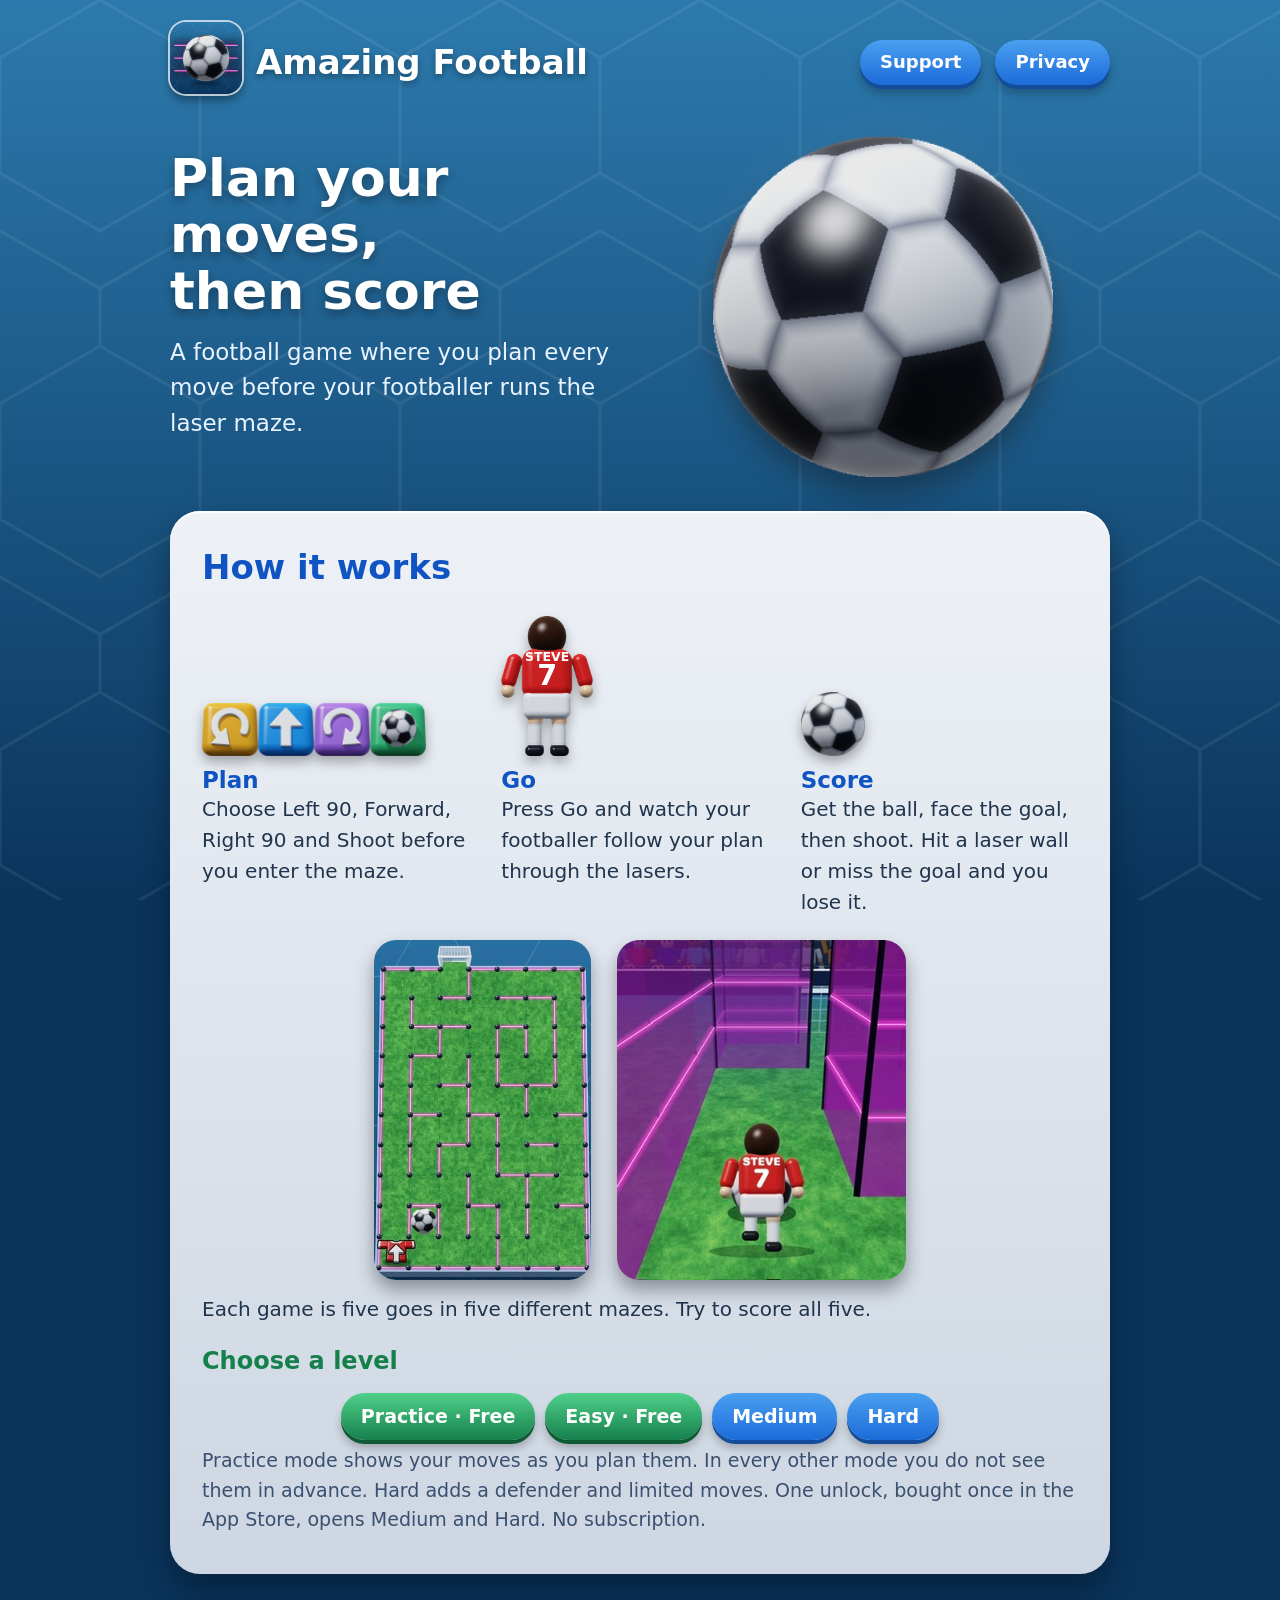
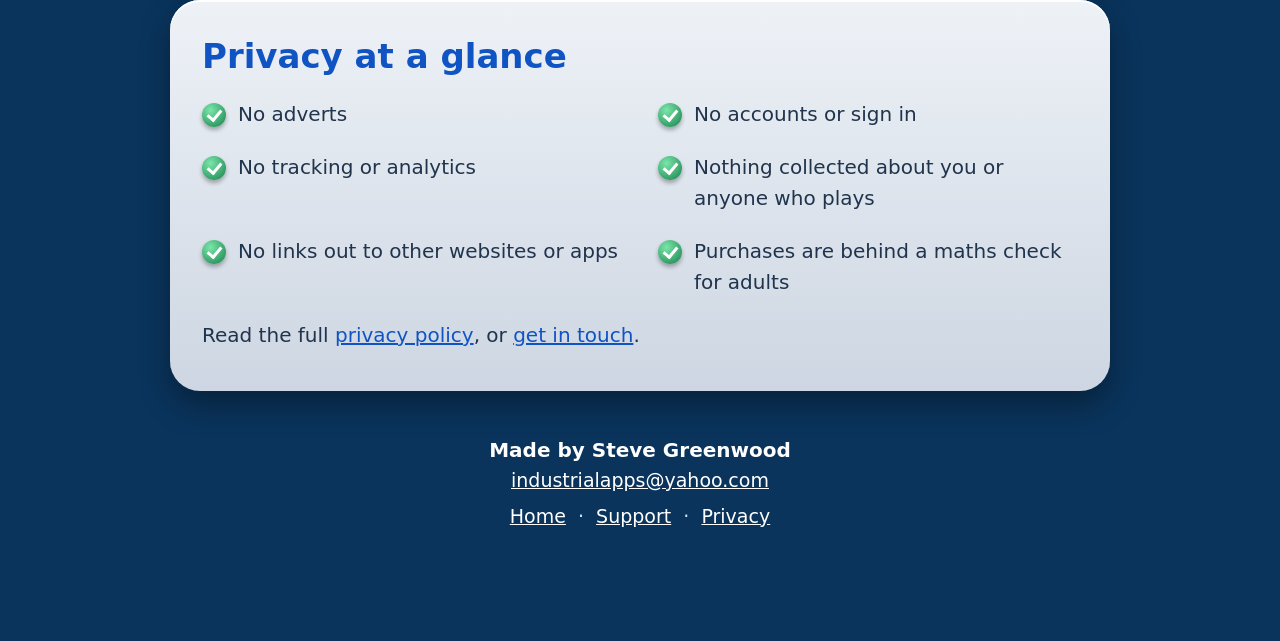
<file: index.html>
<!doctype html>
<html lang="en-GB">
<head>
<meta charset="utf-8">
<meta name="viewport" content="width=device-width, initial-scale=1">
<title>Amazing Football</title>
<link rel="stylesheet" href="style.css">
<link rel="icon" type="image/png" href="img/icon.png">
<link rel="apple-touch-icon" href="img/icon.png">
</head>
<body>
<div class="wrap">

  <header class="top">
    <a href="index.html"><img src="img/icon.png" alt="Amazing Football icon"></a>
    <a class="pop name" href="index.html">Amazing Football</a>
    <nav>
      <a href="support.html">Support</a>
      <a href="privacy.html">Privacy</a>
    </nav>
  </header>

  <section class="hero">
    <div>
      <h1>Plan your moves, then score</h1>
      <p class="lead">A football game where you plan every move before your footballer runs the laser maze.</p>
    </div>
    <div class="art"><div class="ball" role="img" aria-label="A football turning"></div></div>
  </section>

  <section class="panel" id="how">
    <h2>How it works</h2>
    <div class="steps">
      <div class="step">
        <div class="pics"><img src="img/btn_L.png" alt=""><img src="img/btn_F.png" alt=""><img src="img/btn_R.png" alt=""><img src="img/btn_S.png" alt=""></div>
        <div><b>Plan</b>Choose Left 90, Forward, Right 90 and Shoot before you enter the maze.</div>
      </div>
      <div class="step">
        <div class="pics"><div class="fig sm" role="img" aria-label="The footballer, STEVE number 7"><img src="img/footballer.png" alt=""><span class="fname">STEVE</span><span class="fnum">7</span></div></div>
        <div><b>Go</b>Press Go and watch your footballer follow your plan through the lasers.</div>
      </div>
      <div class="step">
        <div class="pics"><img src="img/ball.png" alt="" class="bl"></div>
        <div><b>Score</b>Get the ball, face the goal, then shoot. Hit a laser wall or miss the goal and you lose it.</div>
      </div>
    </div>
    <div class="shots">
      <img src="img/maze2d.jpg" alt="The maze from above, with the footballer and the ball">
      <img src="img/maze3d.jpg" alt="The footballer running down a laser maze in 3D">
    </div>
    <p>Each game is five goes in five different mazes. Try to score all five.</p>
    <h3>Choose a level</h3>
    <div class="ages">
      <span class="age free">Practice &middot; Free</span>
      <span class="age free">Easy &middot; Free</span>
      <span class="age">Medium</span>
      <span class="age">Hard</span>
    </div>
    <p class="note">Practice mode shows your moves as you plan them. In every other mode you do not see them in advance. Hard adds a defender and limited moves. One unlock, bought once in the App Store, opens Medium and Hard. No subscription.</p>
  </section>

  <section class="panel">
    <h2>Privacy at a glance</h2>
    <div class="parents">
      <div class="tick">No adverts</div>
      <div class="tick">No accounts or sign in</div>
      <div class="tick">No tracking or analytics</div>
      <div class="tick">Nothing collected about you or anyone who plays</div>
      <div class="tick">No links out to other websites or apps</div>
      <div class="tick">Purchases are behind a maths check for adults</div>
    </div>
    <p style="margin-top:14px">Read the full <a href="privacy.html">privacy policy</a>, or <a href="support.html">get in touch</a>.</p>
  </section>

  <footer>
    <div class="pop">Made by Steve Greenwood</div>
    <div><a href="mailto:industrialapps@yahoo.com">industrialapps@yahoo.com</a></div>
    <div style="margin-top:6px"><a href="index.html">Home</a> &nbsp;&middot;&nbsp; <a href="support.html">Support</a> &nbsp;&middot;&nbsp; <a href="privacy.html">Privacy</a></div>
  </footer>

</div>
</body>
</html>
</file>
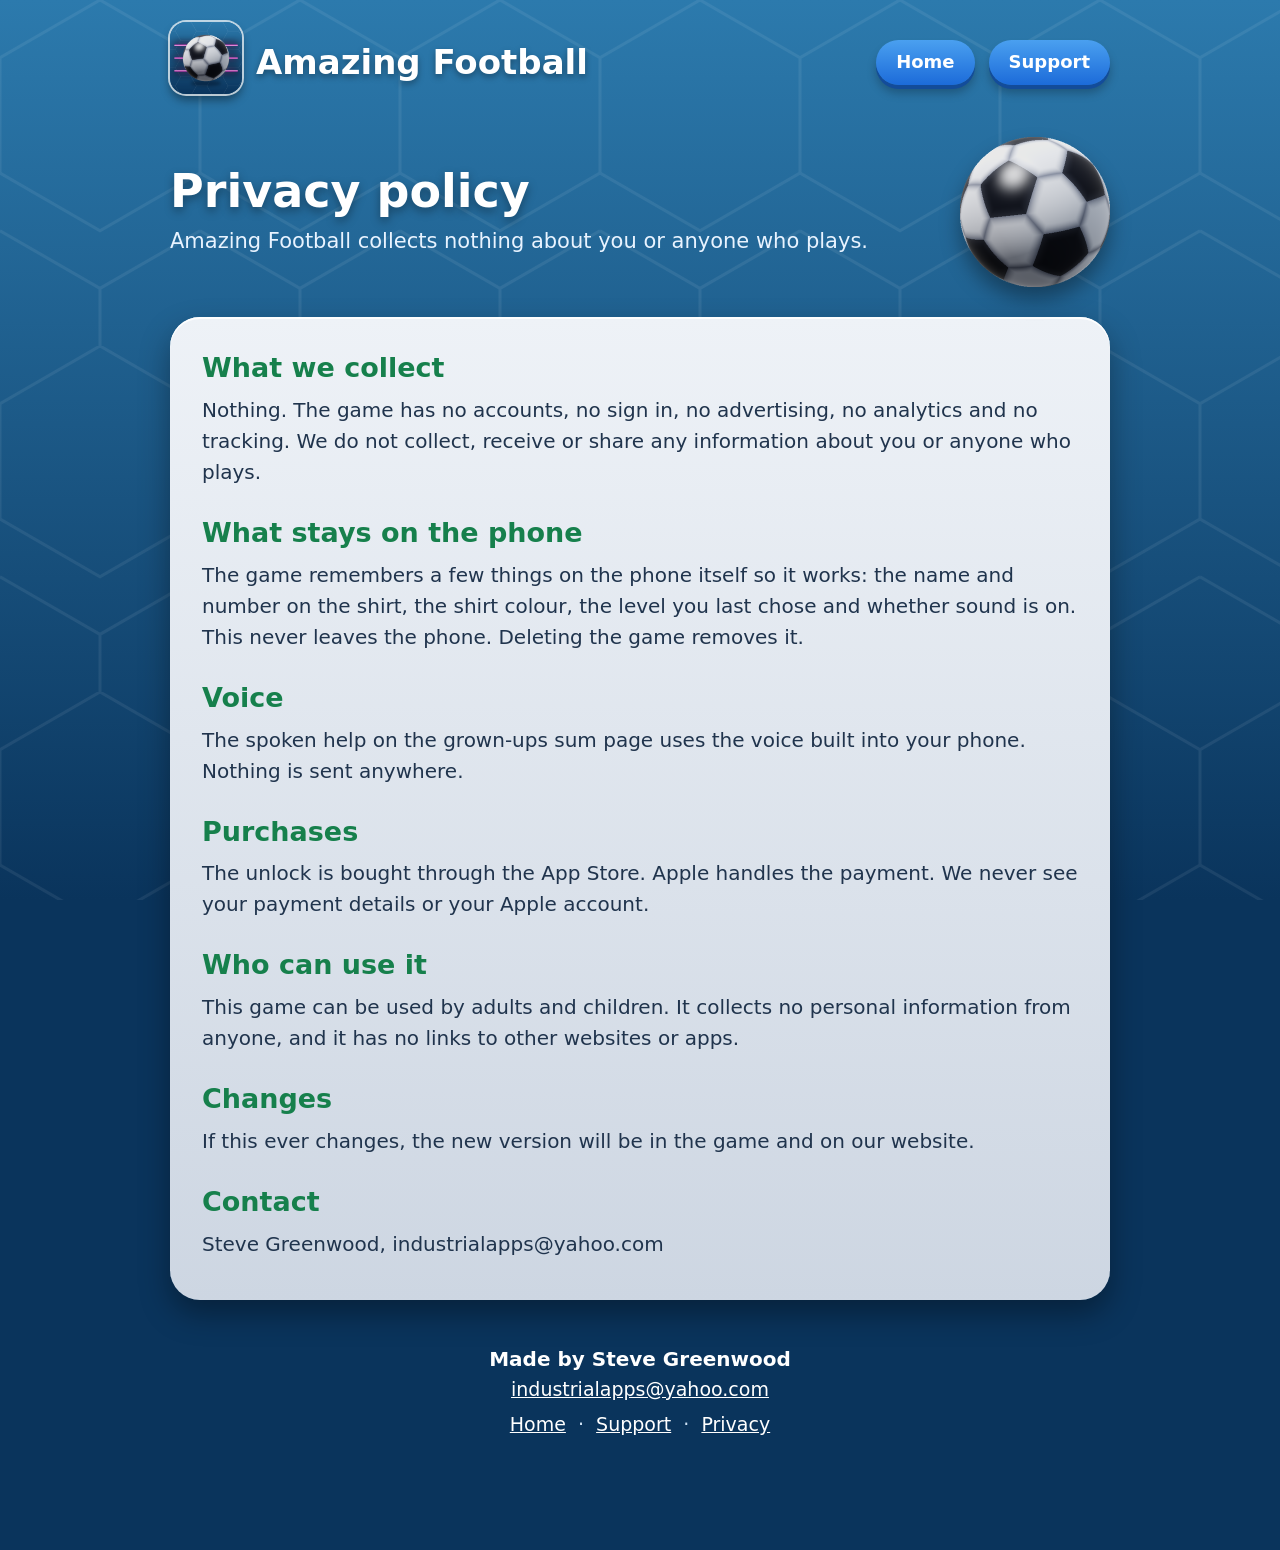
<file: privacy.html>
<!doctype html>
<html lang="en-GB">
<head>
<meta charset="utf-8">
<meta name="viewport" content="width=device-width, initial-scale=1">
<title>Privacy policy | Amazing Football</title>
<link rel="stylesheet" href="style.css">
<link rel="icon" type="image/png" href="img/icon.png">
<link rel="apple-touch-icon" href="img/icon.png">
</head>
<body>
<div class="wrap">

  <header class="top">
    <a href="index.html"><img src="img/icon.png" alt="Amazing Football icon"></a>
    <a class="pop name" href="index.html">Amazing Football</a>
    <nav>
      <a href="index.html">Home</a>
      <a href="support.html">Support</a>
    </nav>
  </header>

  <section class="pagehead">
    <div>
      <h1>Privacy policy</h1>
      <p>Amazing Football collects nothing about you or anyone who plays.</p>
    </div>
    <img src="img/ball.png" alt="">
  </section>
  <section class="panel policy">
    <h2>What we collect</h2>
    <p>Nothing. The game has no accounts, no sign in, no advertising, no analytics and no tracking. We do not collect, receive or share any information about you or anyone who plays.</p>
    <h2>What stays on the phone</h2>
    <p>The game remembers a few things on the phone itself so it works: the name and number on the shirt, the shirt colour, the level you last chose and whether sound is on. This never leaves the phone. Deleting the game removes it.</p>
    <h2>Voice</h2>
    <p>The spoken help on the grown-ups sum page uses the voice built into your phone. Nothing is sent anywhere.</p>
    <h2>Purchases</h2>
    <p>The unlock is bought through the App Store. Apple handles the payment. We never see your payment details or your Apple account.</p>
    <h2>Who can use it</h2>
    <p>This game can be used by adults and children. It collects no personal information from anyone, and it has no links to other websites or apps.</p>
    <h2>Changes</h2>
    <p>If this ever changes, the new version will be in the game and on our website.</p>
    <h2>Contact</h2>
    <p>Steve Greenwood, industrialapps@yahoo.com</p>
  </section>

  <footer>
    <div class="pop">Made by Steve Greenwood</div>
    <div><a href="mailto:industrialapps@yahoo.com">industrialapps@yahoo.com</a></div>
    <div style="margin-top:6px"><a href="index.html">Home</a> &nbsp;&middot;&nbsp; <a href="support.html">Support</a> &nbsp;&middot;&nbsp; <a href="privacy.html">Privacy</a></div>
  </footer>

</div>
</body>
</html>
</file>
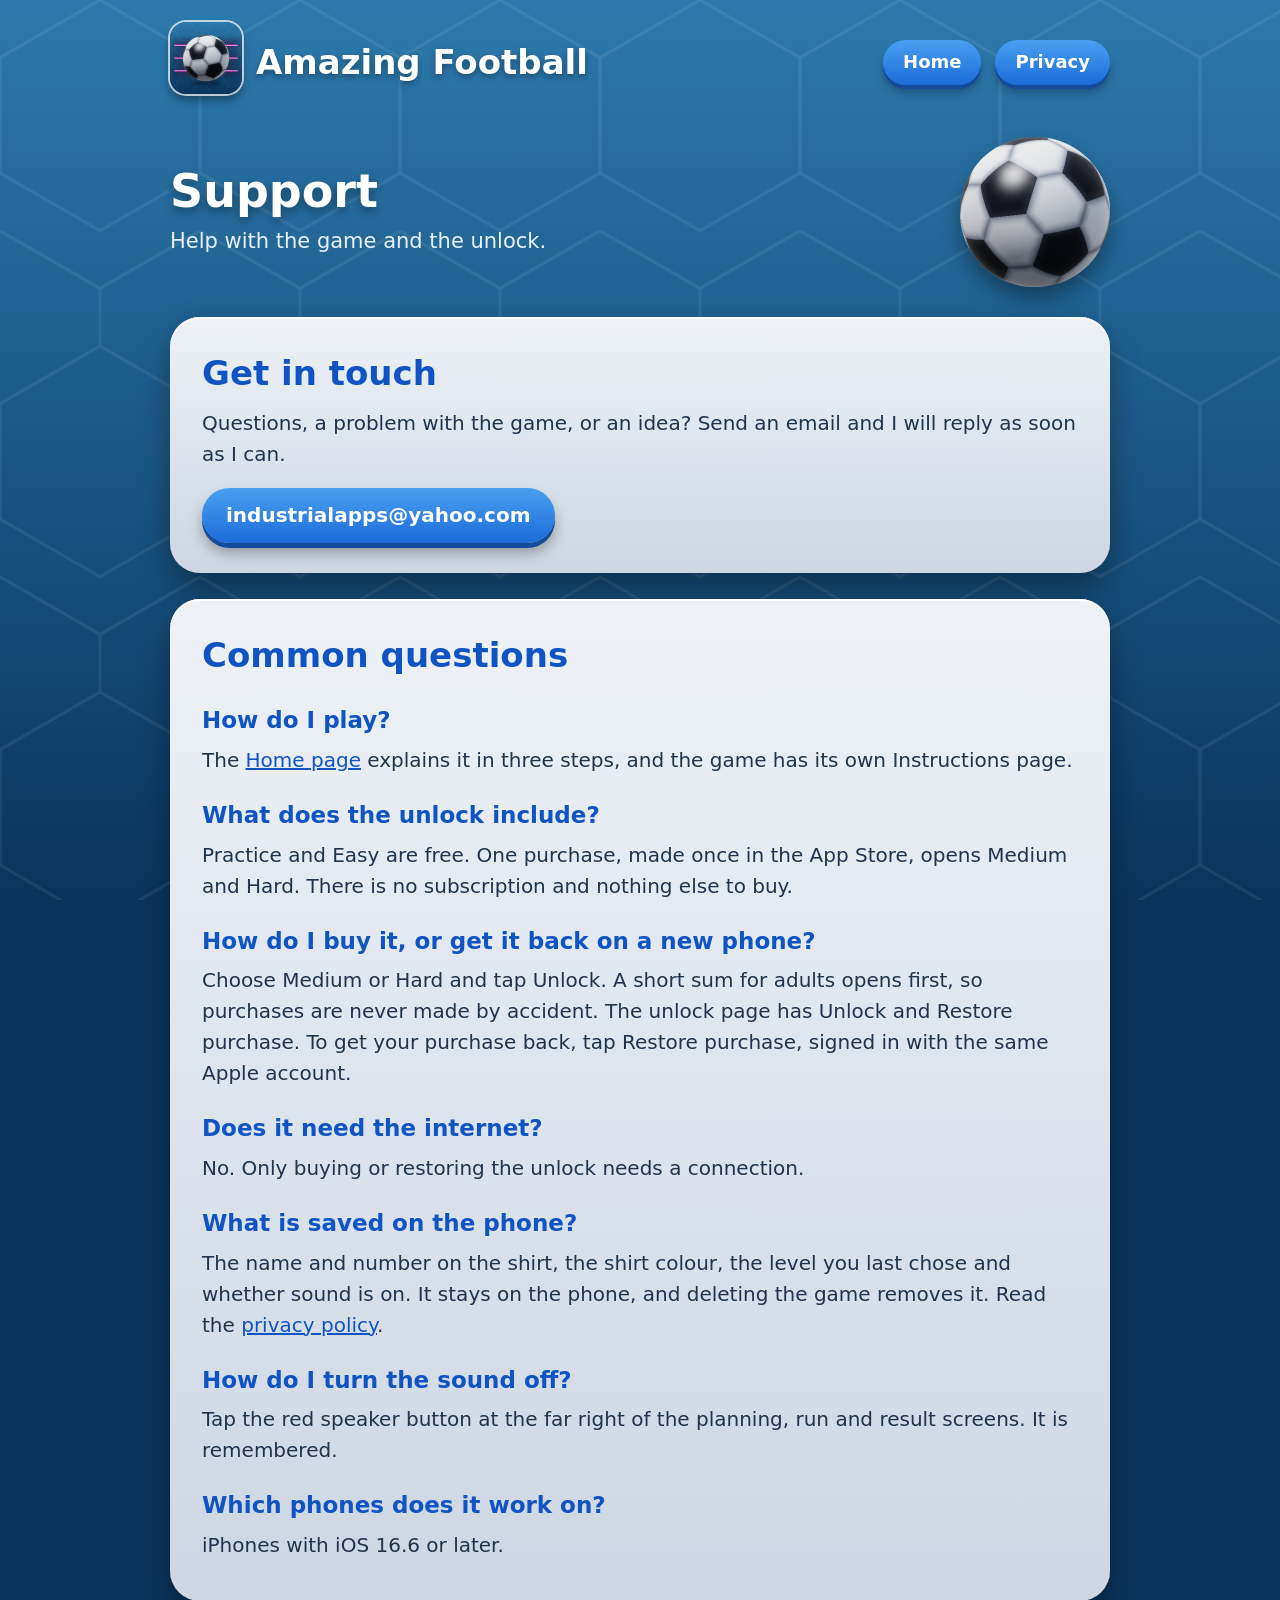
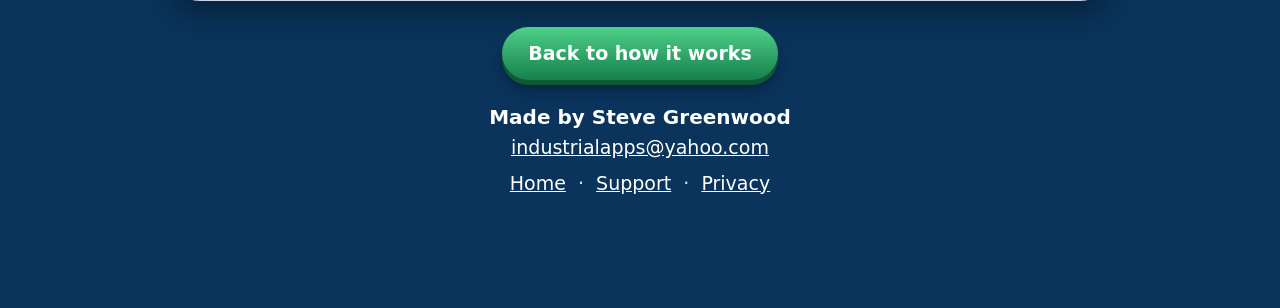
<file: support.html>
<!doctype html>
<html lang="en-GB">
<head>
<meta charset="utf-8">
<meta name="viewport" content="width=device-width, initial-scale=1">
<title>Support | Amazing Football</title>
<link rel="stylesheet" href="style.css">
<link rel="icon" type="image/png" href="img/icon.png">
<link rel="apple-touch-icon" href="img/icon.png">
</head>
<body>
<div class="wrap">

  <header class="top">
    <a href="index.html"><img src="img/icon.png" alt="Amazing Football icon"></a>
    <a class="pop name" href="index.html">Amazing Football</a>
    <nav>
      <a href="index.html">Home</a>
      <a href="privacy.html">Privacy</a>
    </nav>
  </header>

  <section class="pagehead">
    <div>
      <h1>Support</h1>
      <p>Help with the game and the unlock.</p>
    </div>
    <img src="img/ball.png" alt="">
  </section>
  <section class="panel">
    <h2>Get in touch</h2>
    <p>Questions, a problem with the game, or an idea? Send an email and I will reply as soon as I can.</p>
    <a class="mail" href="mailto:industrialapps@yahoo.com">industrialapps@yahoo.com</a>
  </section>

  <section class="panel">
    <h2>Common questions</h2>

    <div class="q">How do I play?</div>
    <p>The <a href="index.html#how">Home page</a> explains it in three steps, and the game has its own Instructions page.</p>

    <div class="q">What does the unlock include?</div>
    <p>Practice and Easy are free. One purchase, made once in the App Store, opens Medium and Hard. There is no subscription and nothing else to buy.</p>

    <div class="q">How do I buy it, or get it back on a new phone?</div>
    <p>Choose Medium or Hard and tap Unlock. A short sum for adults opens first, so purchases are never made by accident. The unlock page has Unlock and Restore purchase. To get your purchase back, tap Restore purchase, signed in with the same Apple account.</p>

    <div class="q">Does it need the internet?</div>
    <p>No. Only buying or restoring the unlock needs a connection.</p>

    <div class="q">What is saved on the phone?</div>
    <p>The name and number on the shirt, the shirt colour, the level you last chose and whether sound is on. It stays on the phone, and deleting the game removes it. Read the <a href="privacy.html">privacy policy</a>.</p>

    <div class="q">How do I turn the sound off?</div>
    <p>Tap the red speaker button at the far right of the planning, run and result screens. It is remembered.</p>

    <div class="q">Which phones does it work on?</div>
    <p>iPhones with iOS 16.6 or later.</p>

  </section>

  <div style="text-align:center; margin: 8px 0 4px;"><a class="back" href="index.html#how">Back to how it works</a></div>

  <footer>
    <div class="pop">Made by Steve Greenwood</div>
    <div><a href="mailto:industrialapps@yahoo.com">industrialapps@yahoo.com</a></div>
    <div style="margin-top:6px"><a href="index.html">Home</a> &nbsp;&middot;&nbsp; <a href="support.html">Support</a> &nbsp;&middot;&nbsp; <a href="privacy.html">Privacy</a></div>
  </footer>

</div>
</body>
</html>
</file>
<file: style.css>
:root {
  --blue-top: #2c7aad;
  --blue-bottom: #0a345c;
  --ink: #1054c4;
  --navy: #0b2f55;
  --green: #16804c;
  --panel-top: #eef2f7;
  --panel-bottom: #cdd6e2;
  --body: #20344d;
  --rounded: ui-rounded, "SF Pro Rounded", system-ui, -apple-system, "Segoe UI", Roboto, Helvetica, Arial, sans-serif;
}
* { box-sizing: border-box; }
html { -webkit-text-size-adjust: 100%; }
body {
  margin: 0;
  font-family: system-ui, -apple-system, "Segoe UI", Roboto, Helvetica, Arial, sans-serif;
  font-size: 20px;
  line-height: 1.55;
  color: var(--body);
  background-color: var(--blue-bottom);
  background-image:
    url("data:image/svg+xml;utf8,<svg xmlns='http://www.w3.org/2000/svg' width='200' height='346'><g fill='none' stroke='white' stroke-opacity='0.07' stroke-width='3'><path d='M100 0 L200 57.7 L200 173 L100 230.7 L0 173 L0 57.7 Z'/><path d='M0 230.7 L100 288.4 L100 346 M200 230.7 L100 288.4'/></g></svg>"),
    linear-gradient(180deg, var(--blue-top) 0%, var(--blue-bottom) 100%);
  background-attachment: fixed;
  min-height: 100vh;
}
h1, h2, h3, .pop { font-family: var(--rounded); font-weight: 800; margin: 0; }
a { color: var(--ink); }
.wrap { max-width: 980px; margin: 0 auto; padding: 0 20px; }

/* top bar */
.top { display: flex; align-items: center; gap: 14px; padding: 22px 0 8px; }
.top img { width: 72px; height: 72px; filter: drop-shadow(0 6px 8px rgba(0,0,0,.35)); }
.top .name { color: #fff; font-size: 34px; text-shadow: 0 3px 6px rgba(0,0,0,.35); }
.top nav { margin-left: auto; display: flex; gap: 18px; }
.top nav a { color: #fff; text-decoration: none; font-family: var(--rounded); font-weight: 800; font-size: 18px; opacity: .95; }

/* hero */
.hero { display: grid; grid-template-columns: 1.05fr 1fr; align-items: center; gap: 10px; padding: 26px 0 8px; }
.hero h1 { color: #fff; font-size: 52px; line-height: 1.08; text-wrap: balance; text-shadow: 0 4px 10px rgba(0,0,0,.35); }
.hero p.lead { color: #e8f3ff; font-size: 23px; margin: 16px 0 22px; max-width: 30em; }
.moves { display: flex; gap: 6px; margin: 6px 0 4px -6px; }
.moves img { width: 84px; height: auto; filter: drop-shadow(0 8px 8px rgba(0,0,0,.35)); }
.hero .art { position: relative; display: flex; justify-content: center; }
.hero .art::before { content: ""; position: absolute; left: 50%; top: 50%; width: 88%; aspect-ratio: 1; transform: translate(-50%, -50%);
  background: radial-gradient(closest-side, rgba(255,255,255,.22), rgba(255,255,255,0)); }

/* the turning football: twelve pictures from the game, one turn every second, CSS only (no script) */
.ball { --s: 340px; position: relative; width: var(--s); height: var(--s);
  background-image: url("img/ball_sheet.png"); background-size: calc(var(--s) * 12) var(--s); background-repeat: no-repeat;
  filter: drop-shadow(0 16px 14px rgba(0,0,0,.35)); animation: turn 1s steps(12) infinite; }
@keyframes turn { from { background-position-x: 0; } to { background-position-x: calc(var(--s) * -12); } }
@media (prefers-reduced-motion: reduce) { .ball { animation: none; } }

/* panels */
.panel { background: linear-gradient(180deg, var(--panel-top), var(--panel-bottom)); border-radius: 30px; padding: 30px 32px;
  box-shadow: 0 14px 30px rgba(0,0,0,.35), inset 0 2px 0 rgba(255,255,255,.9); margin: 26px 0; }
.panel h2 { color: var(--ink); font-size: 34px; margin-bottom: 8px; }
.panel h3 { color: var(--green); font-size: 24px; margin: 18px 0 4px; }
.panel p { margin: 6px 0 10px; }
.steps { display: grid; grid-template-columns: 1fr 1fr; gap: 22px; margin-top: 14px; }
.step { display: flex; gap: 16px; align-items: center; }
.step .pics { display: flex; flex: none; position: relative; }
.step .pics img { width: 70px; height: auto; margin-right: -4px; filter: drop-shadow(0 6px 6px rgba(0,0,0,.3)); }
.step .pics img.fb { width: 64px; }
.step b { font-family: var(--rounded); font-weight: 800; color: var(--ink); font-size: 23px; display: block; line-height: 1.25; }
.ages { display: flex; flex-wrap: wrap; gap: 10px; margin: 12px 0 6px; }
.age { font-family: var(--rounded); font-weight: 800; font-size: 19px; color: #fff; padding: 9px 20px; border-radius: 999px;
  background: linear-gradient(180deg, #4aa0f0, #1c6bd9); box-shadow: 0 4px 0 #134c9a, 0 8px 10px rgba(0,0,0,.25); }
.age.free { background: linear-gradient(180deg, #4fd08a, #16804c); box-shadow: 0 4px 0 #0d5a34, 0 8px 10px rgba(0,0,0,.25); }
.note { font-size: 19px; color: #3a5070; }

.parents { display: grid; grid-template-columns: 1fr 1fr; gap: 6px 36px; }
.tick { position: relative; padding-left: 36px; margin: 8px 0; }
.tick::before { content: ""; position: absolute; left: 0; top: 4px; width: 24px; height: 24px; border-radius: 50%;
  background: radial-gradient(circle at 35% 30%, #7be6a9, #16804c); box-shadow: 0 3px 4px rgba(0,0,0,.3); }
.tick::after { content: ""; position: absolute; left: 8px; top: 8px; width: 6px; height: 11px; border: solid #fff; border-width: 0 3px 3px 0; transform: rotate(40deg); }

footer { text-align: center; color: #cfe4f7; padding: 18px 0 40px; padding-bottom: calc(110px + env(safe-area-inset-bottom)); font-size: 19px; }
footer a { color: #fff; }
footer .pop { color: #fff; font-size: 20px; }

@media (max-width: 720px) {
  body { font-size: 19px; }
  .top img { width: 56px; height: 56px; }
  .top .name { font-size: 22px; }
  .top nav { gap: 12px; }
  .hero { grid-template-columns: 1fr; text-align: center; padding-top: 12px; }
  .hero h1 { font-size: 38px; }
  .hero p.lead { font-size: 21px; margin-left: auto; margin-right: auto; }
  .moves { justify-content: center; margin-left: 0; }
  .moves img { width: 64px; }
  .hero .art { order: -1; }
  .ball { --s: 250px; }
  .panel { padding: 24px 20px; border-radius: 26px; }
  .steps, .parents { grid-template-columns: 1fr; }
  .step { flex-direction: column; align-items: flex-start; gap: 8px; }
  .step .pics img { width: 62px; }
  .top .name { white-space: nowrap; font-size: 20px; }
  .top { gap: 10px; }
  .top nav a { font-size: 16px; }
  .age { font-size: 17px; padding: 8px 16px; }
}

/* inner pages */
a.name { text-decoration: none; }
.back { display: inline-block; font-family: var(--rounded); font-weight: 800; font-size: 19px; color: #fff; padding: 12px 26px; border-radius: 999px; text-decoration: none;
  background: linear-gradient(180deg, #4fd08a 0%, #16804c 100%); box-shadow: 0 5px 0 #0d5a34, 0 10px 14px rgba(0,0,0,.3); }
.pagehead { display: flex; align-items: center; gap: 22px; padding: 26px 0 4px; }
.pagehead h1 { color: #fff; font-size: 46px; line-height: 1.1; text-shadow: 0 4px 10px rgba(0,0,0,.35); text-wrap: balance; }
.pagehead p { color: #e8f3ff; font-size: 21px; margin: 8px 0 0; }
.pagehead img { width: 150px; height: auto; flex: none; margin-left: auto; filter: drop-shadow(0 12px 10px rgba(0,0,0,.35)); }
.panel .q { color: var(--ink); font-family: var(--rounded); font-weight: 800; font-size: 23px; margin: 22px 0 4px; }
.panel .q:first-child { margin-top: 0; }
.policy h2 { color: var(--green); font-size: 27px; margin: 24px 0 4px; }
.policy h2:first-child { margin-top: 0; }
.mail { display: inline-block; font-family: var(--rounded); font-weight: 800; font-size: 20px; color: #fff; padding: 12px 24px; border-radius: 999px; text-decoration: none;
  background: linear-gradient(180deg, #4aa0f0, #1c6bd9); box-shadow: 0 5px 0 #134c9a, 0 10px 14px rgba(0,0,0,.3); margin-top: 8px; }
@media (max-width: 720px) {
  .pagehead { flex-direction: column-reverse; text-align: center; gap: 6px; padding-top: 10px; }
  .pagehead h1 { font-size: 36px; }
  .pagehead p { font-size: 20px; }
  .pagehead img { width: 120px; margin: 0 auto; }
  .panel .q { font-size: 21px; }
  .mail { font-size: 16px; padding: 12px 16px; max-width: 100%; text-align: center; }
  .policy h2 { font-size: 24px; }
}

/* narrow phones: the Privacy and Support links go on their own row under the name, so nothing runs off the side */
@media (max-width: 520px) {
  .top { flex-wrap: wrap; row-gap: 6px; }
  .top .name { font-size: 20px; }
  .top nav { margin-left: 0; width: 100%; justify-content: center; gap: 28px; }
  .top nav a { font-size: 17px; }
}

/* the footballer with his name and number, drawn as live text over the picture, placed as in the game (fractions of the picture) */
.fig { --w: 150px; --h: calc(var(--w) * 896 / 588); position: relative; width: var(--w); height: var(--h); flex: none; margin-left: auto; filter: drop-shadow(0 12px 10px rgba(0,0,0,.35)); }
.fig img { display: block; width: 100%; height: 100%; }
.fig span { position: absolute; left: 49.87%; transform: translate(-50%, -50%); color: #fff; font-family: var(--rounded); font-weight: 800; white-space: nowrap; line-height: 1; }
.fig .fname { top: 29.48%; font-size: calc(var(--h) * 0.0891); }
.fig .fnum { top: 42.47%; font-size: calc(var(--h) * 0.2046); }
@media (max-width: 720px) { .pagehead .fig { --w: 120px; margin: 0 auto; } }

/* the two pictures from a real phone, on the About page */
.shots { display: flex; gap: 26px; justify-content: center; align-items: flex-end; margin: 18px 0 6px; flex-wrap: wrap; }
.shots figure { margin: 0; text-align: center; }
.shots img { display: block; height: 340px; width: auto; max-width: 100%; border-radius: 22px; box-shadow: 0 10px 18px rgba(0,0,0,.35); }
.shots figcaption { font-family: var(--rounded); font-weight: 800; color: var(--green); font-size: 21px; margin-top: 12px; }
@media (max-width: 720px) { .shots img { height: 300px; } .shots { gap: 18px; } }

/* three steps on the Home page, each a picture above its words */
.steps { grid-template-columns: repeat(3, 1fr); }
.step { flex-direction: column; align-items: flex-start; gap: 10px; }
.step .pics img.bl { width: 64px; }
.step .pics img { width: 56px; }
.step .pics img.fb { width: 56px; }
@media (max-width: 720px) { .steps { grid-template-columns: 1fr; } }

/* the corner icon: the full icon picture with rounded corners as the App Store shows it, and a light edge so the blue tile stands out from the blue page */
.top img { border-radius: 22.37%; box-shadow: 0 0 0 2px rgba(255,255,255,.7), 0 6px 10px rgba(0,0,0,.4); filter: none; }
.step .pics { height: 72px; align-items: center; }
.step .pics img { margin-right: 0; }

/* the small footballer in the Go step, with his name and number as on the About page before it was merged */
.step .fig.sm { --w: 92px; margin: 0; }
.step .pics { height: 140px; }
.shots { margin: 22px 0 14px; }

/* Home page: the footballer in the Go step has his name and number too; pictures sit on a common baseline so the three headings line up */
.step .pics { height: 124px; align-items: flex-end; }
.step .fig { --w: 80px; margin: 0; filter: none; }
.shots { align-items: center; }

/* the picture inside the shirt text box must fill it, or the name drifts off the shirt */
.step .fig img { width: 100%; height: 100%; margin: 0; filter: none; }
.step .fig { --w: 96px; filter: drop-shadow(0 6px 6px rgba(0,0,0,.3)); }
.step .pics { height: 148px; }

/* level pills centred (Steve, 22:01) */
.ages { justify-content: center; }

/* header links as glossy buttons, the same blue as the level pills (Steve, 22:16) */
.top nav { gap: 14px; }
.top nav a { opacity: 1; font-size: 18px; padding: 8px 20px 9px; border-radius: 999px;
  background: linear-gradient(180deg, #4aa0f0, #1c6bd9); box-shadow: 0 4px 0 #134c9a, 0 8px 10px rgba(0,0,0,.25);
  text-shadow: none; transition: transform .08s ease, box-shadow .08s ease; }
.top nav a:active { transform: translateY(3px); box-shadow: 0 1px 0 #134c9a, 0 3px 5px rgba(0,0,0,.25); }
@media (max-width: 520px) { .top nav { gap: 18px; } .top nav a { font-size: 17px; padding: 7px 22px 8px; } }
@media (prefers-reduced-motion: reduce) { .top nav a { transition: none; } }

/* phone: the steps stack, so each picture takes its own height (no fixed row, no gap above the keys or the ball) (Steve, 22:35) */
@media (max-width: 720px) {
  .step .pics { height: auto; align-items: center; }
}
</file>
